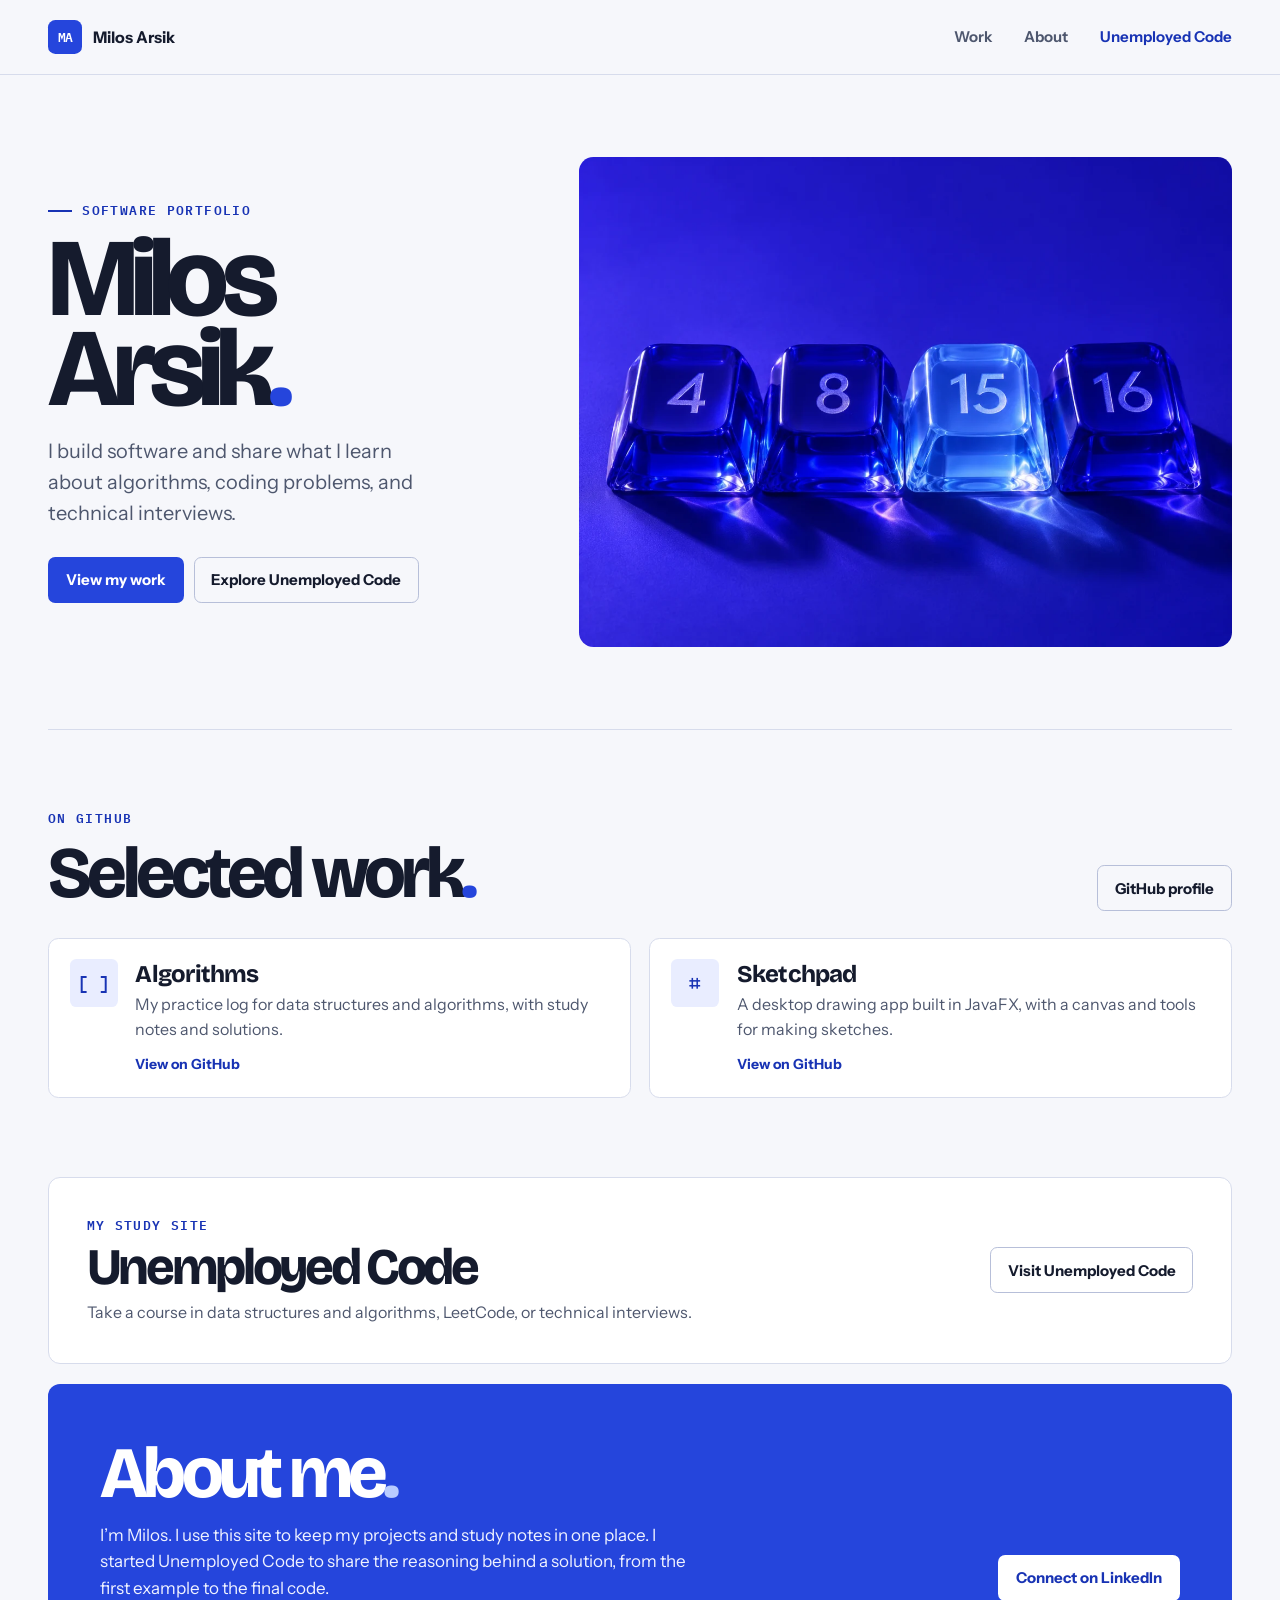
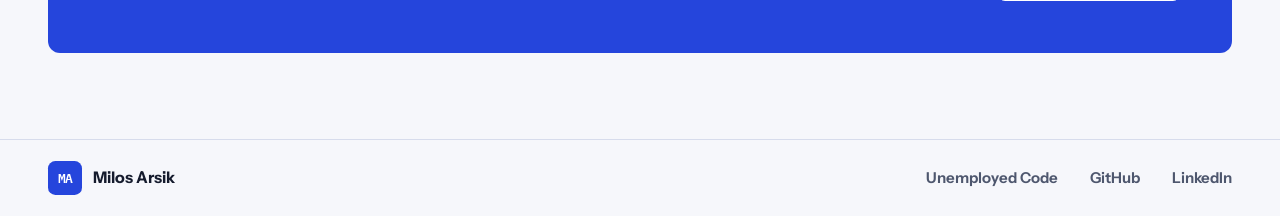
<file: index.html>
<!doctype html>
<html lang="en">
<head>
  <meta charset="utf-8">
  <meta name="viewport" content="width=device-width, initial-scale=1">
  <meta name="theme-color" content="#f6f7fb">
  <meta name="description" content="Milos Arsik’s software portfolio and Unemployed Code, a library of DSA notes, LeetCode editorials, and technical interview practice.">
  <title>Milos Arsik · Portfolio</title>
  <link rel="icon" href="./assets/favicon.svg" type="image/svg+xml">
  <link rel="stylesheet" href="./assets/site.css">
</head>
<body class="portfolio">
  <a class="skip" href="#main">Skip to content</a>
  <header class="site-header">
    <div class="wrap header-inner">
      <a class="brand" href="./" aria-label="Milos Arsik home"><span class="brand-mark" aria-hidden="true">MA</span><span>Milos Arsik</span></a>
      <nav class="site-nav" aria-label="Main navigation">
        <a href="#work">Work</a>
        <a href="#about">About</a>
        <a class="nav-code" href="./unemployed-code/">Unemployed Code</a>
      </nav>
    </div>
  </header>

  <main id="main">
    <section class="wrap hero" aria-labelledby="hero-title">
      <div>
        <p class="eyebrow eyebrow-line">Software portfolio</p>
        <h1 id="hero-title">Milos<br> Arsik<span class="accent">.</span></h1>
        <p class="hero-description">I build software and share what I learn about algorithms, coding problems, and technical interviews.</p>
        <div class="actions">
          <a class="button button-primary" href="#work">View my work</a>
          <a class="button button-outline" href="./unemployed-code/">Explore Unemployed Code</a>
        </div>
      </div>
      <figure class="hero-art">
        <img src="./assets/array-keys.webp" alt="Four translucent blue keys arranged like the elements of an array" width="1200" height="900" fetchpriority="high">
      </figure>
    </section>

    <section class="wrap work section-space" id="work" aria-labelledby="work-title">
      <div class="section-head">
        <div>
          <p class="eyebrow">On GitHub</p>
          <h2 id="work-title">Selected work<span class="accent">.</span></h2>
        </div>
        <a class="button button-outline" href="https://github.com/milosarsik">GitHub profile</a>
      </div>
      <div class="project-grid">
        <a class="project" href="https://github.com/milosarsik/algorithms">
          <span class="project-symbol" aria-hidden="true">[&nbsp;]</span>
          <div><h3>Algorithms</h3><p>My practice log for data structures and algorithms, with study notes and solutions.</p></div>
          <span class="project-link">View on GitHub</span>
        </a>
        <a class="project" href="https://github.com/milosarsik/Sketchpad">
          <span class="project-symbol" aria-hidden="true">⌗</span>
          <div><h3>Sketchpad</h3><p>A desktop drawing app built in JavaFX, with a canvas and tools for making sketches.</p></div>
          <span class="project-link">View on GitHub</span>
        </a>
      </div>
    </section>

    <section class="wrap code-bridge" aria-labelledby="code-title">
      <div class="bridge-inner">
        <div>
          <p class="eyebrow">My study site</p>
          <h2 id="code-title">Unemployed Code</h2>
          <p>Take a course in data structures and algorithms, LeetCode, or technical interviews.</p>
        </div>
        <a class="button button-outline" href="./unemployed-code/">Visit Unemployed Code</a>
      </div>
    </section>

    <section class="wrap about" id="about" aria-labelledby="about-title">
      <div class="about-inner">
        <div>
          <h2 id="about-title">About me<span>.</span></h2>
          <p>I’m Milos. I use this site to keep my projects and study notes in one place. I started Unemployed Code to share the reasoning behind a solution, from the first example to the final code.</p>
        </div>
        <a class="button button-light" href="https://www.linkedin.com/in/milosarsik14/">Connect on LinkedIn</a>
      </div>
    </section>
  </main>

  <footer class="site-footer">
    <div class="wrap footer-inner">
      <a class="brand" href="./" aria-label="Milos Arsik home"><span class="brand-mark" aria-hidden="true">MA</span><span>Milos Arsik</span></a>
      <nav aria-label="Footer"><a href="./unemployed-code/">Unemployed Code</a><a href="https://github.com/milosarsik">GitHub</a><a href="https://www.linkedin.com/in/milosarsik14/">LinkedIn</a></nav>
    </div>
  </footer>
</body>
</html>
</file>
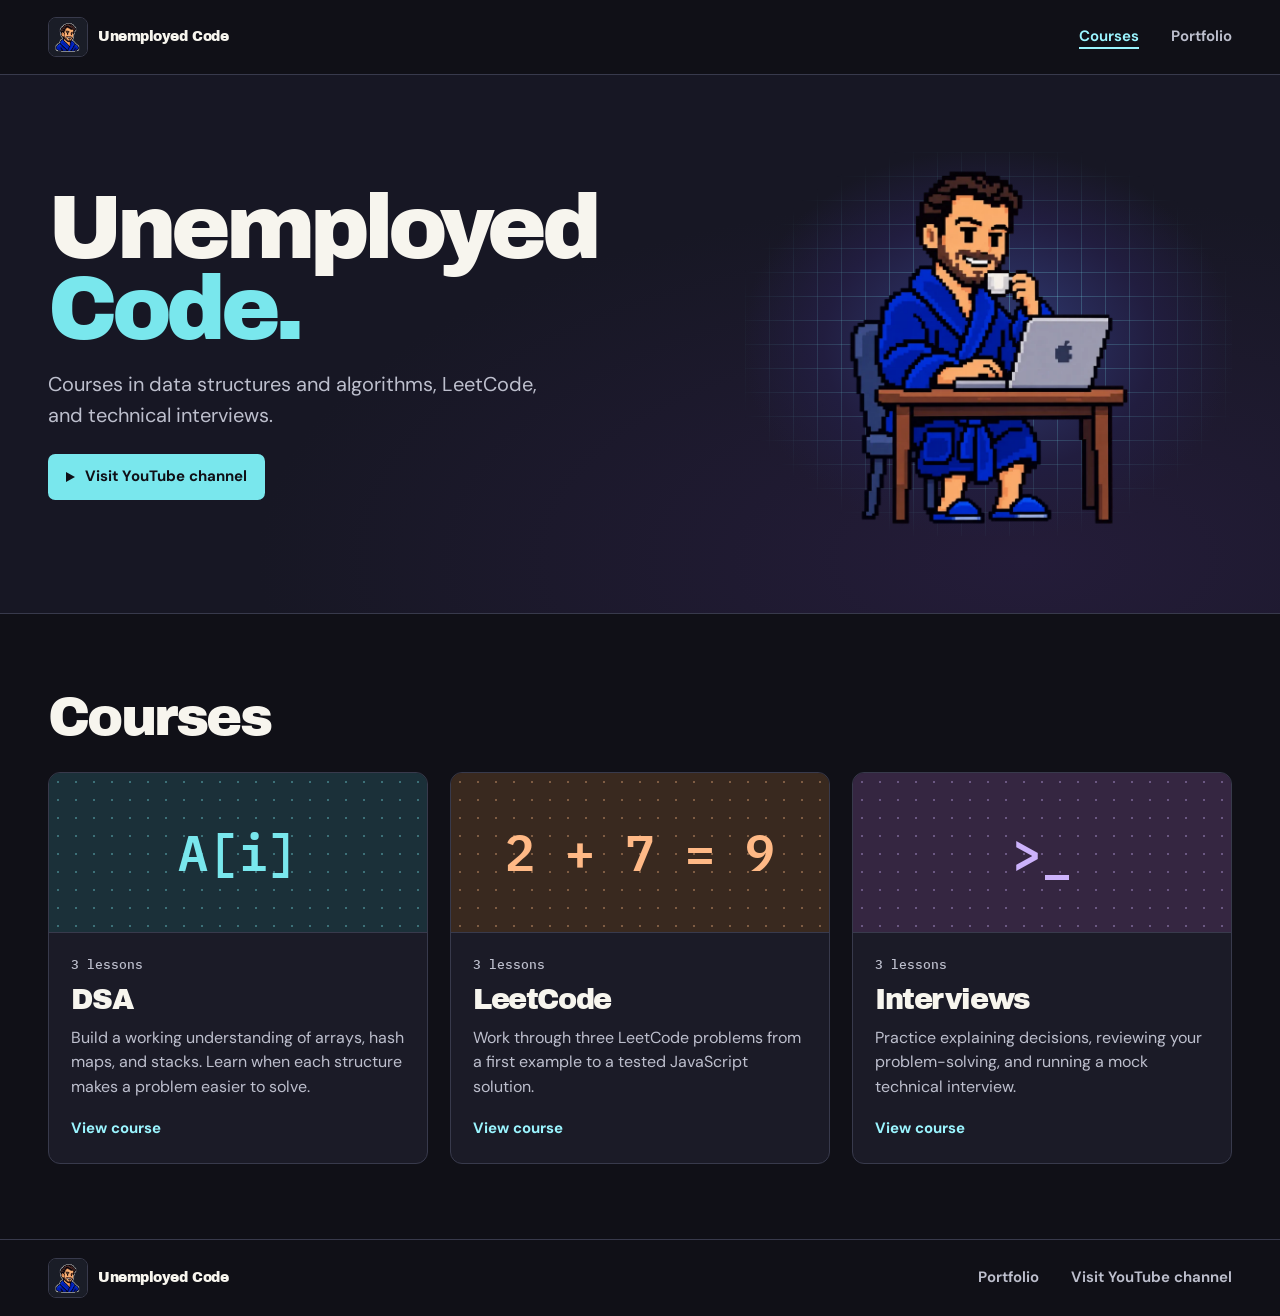
<file: unemployed-code/index.html>
<!doctype html>
<html lang="en">
<head>
  <meta charset="utf-8">
  <meta name="viewport" content="width=device-width, initial-scale=1">
  <meta name="theme-color" content="#101017">
  <meta name="description" content="Explore Unemployed Code by Milos Arsik. Take courses in data structures and algorithms, LeetCode, and technical interviews.">
  <title>Unemployed Code · Milos Arsik</title>
  <link rel="icon" href="../assets/uc-avatar.webp" type="image/webp">
  <link rel="stylesheet" href="../assets/site.css">
  <link rel="stylesheet" href="../assets/unemployed.css">
  <script defer src="../assets/articles.js"></script>
  <script defer src="../assets/site.js"></script>
</head>
<body class="unemployed">
  <a class="skip" href="#main">Skip to content</a>
  <header class="site-header">
    <div class="wrap header-inner">
      <a class="brand" href="./"><img class="brand-mark" src="../assets/uc-avatar.webp" width="40" height="40" alt=""><span>Unemployed Code</span></a>
      <nav class="site-nav" aria-label="Unemployed Code">
        <a href="./" aria-current="page">Courses</a>
        <a href="../">Portfolio</a>
      </nav>
    </div>
  </header>

  <main id="main">
    <section class="library-masthead" aria-labelledby="library-title">
      <div class="wrap library-lead">
        <div>
          <h1 id="library-title">Unemployed<br><span>Code.</span></h1>
          <p>Courses in data structures and algorithms, LeetCode, and technical interviews.</p>
          <a class="button button-light" href="https://www.youtube.com/@unemployed-code"><span class="play-icon" aria-hidden="true"></span>Visit YouTube channel</a>
        </div>
        <div class="library-art" aria-hidden="true">
          <img src="../assets/uc-desk.webp" width="800" height="800" alt="" fetchpriority="high">
        </div>
      </div>
    </section>
    <section class="wrap library-content" aria-labelledby="courses-title">
      <div class="section-head"><h2 id="courses-title">Courses</h2></div>
      <div class="course-grid" data-course-catalog></div>
      <noscript><p>Enable JavaScript to browse the courses.</p></noscript>
    </section>
  </main>

  <footer class="site-footer">
    <div class="wrap footer-inner">
      <a class="brand" href="./"><img class="brand-mark" src="../assets/uc-avatar.webp" width="40" height="40" alt=""><span>Unemployed Code</span></a>
      <nav aria-label="Footer"><a href="../">Portfolio</a><a href="https://www.youtube.com/@unemployed-code">Visit YouTube channel</a></nav>
    </div>
  </footer>
</body>
</html>
</file>
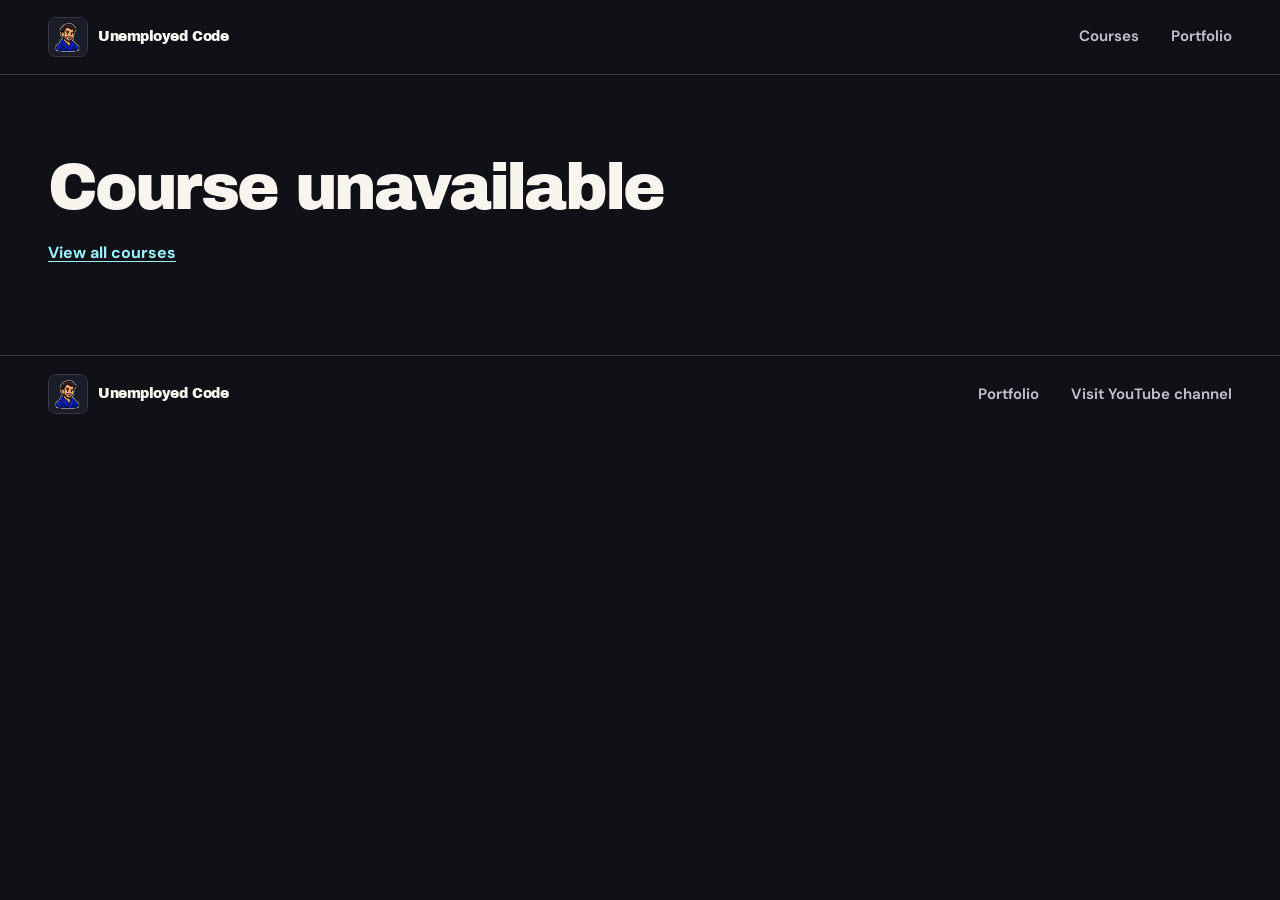
<file: unemployed-code/course.html>
<!doctype html>
<html lang="en">
<head>
  <meta charset="utf-8">
  <meta name="viewport" content="width=device-width, initial-scale=1">
  <meta name="theme-color" content="#101017">
  <meta name="description" content="A course from Unemployed Code by Milos Arsik.">
  <title>Course · Unemployed Code</title>
  <link rel="icon" href="../assets/uc-avatar.webp" type="image/webp">
  <link rel="stylesheet" href="../assets/site.css">
  <link rel="stylesheet" href="../assets/unemployed.css">
  <script defer src="../assets/articles.js"></script>
  <script defer src="../assets/site.js"></script>
</head>
<body class="unemployed">
  <a class="skip" href="#main">Skip to content</a>
  <header class="site-header">
    <div class="wrap header-inner">
      <a class="brand" href="./"><img class="brand-mark" src="../assets/uc-avatar.webp" width="40" height="40" alt=""><span>Unemployed Code</span></a>
      <nav class="site-nav" aria-label="Unemployed Code">
        <a href="./">Courses</a>
        <a href="../">Portfolio</a>
      </nav>
    </div>
  </header>

  <main id="main" data-course>
    <noscript><div class="wrap missing-post"><h1>Unemployed Code</h1><p>Enable JavaScript to open this course.</p><a href="./">View all courses</a></div></noscript>
  </main>

  <footer class="site-footer">
    <div class="wrap footer-inner">
      <a class="brand" href="./"><img class="brand-mark" src="../assets/uc-avatar.webp" width="40" height="40" alt=""><span>Unemployed Code</span></a>
      <nav aria-label="Footer"><a href="../">Portfolio</a><a href="https://www.youtube.com/@unemployed-code">Visit YouTube channel</a></nav>
    </div>
  </footer>
</body>
</html>
</file>
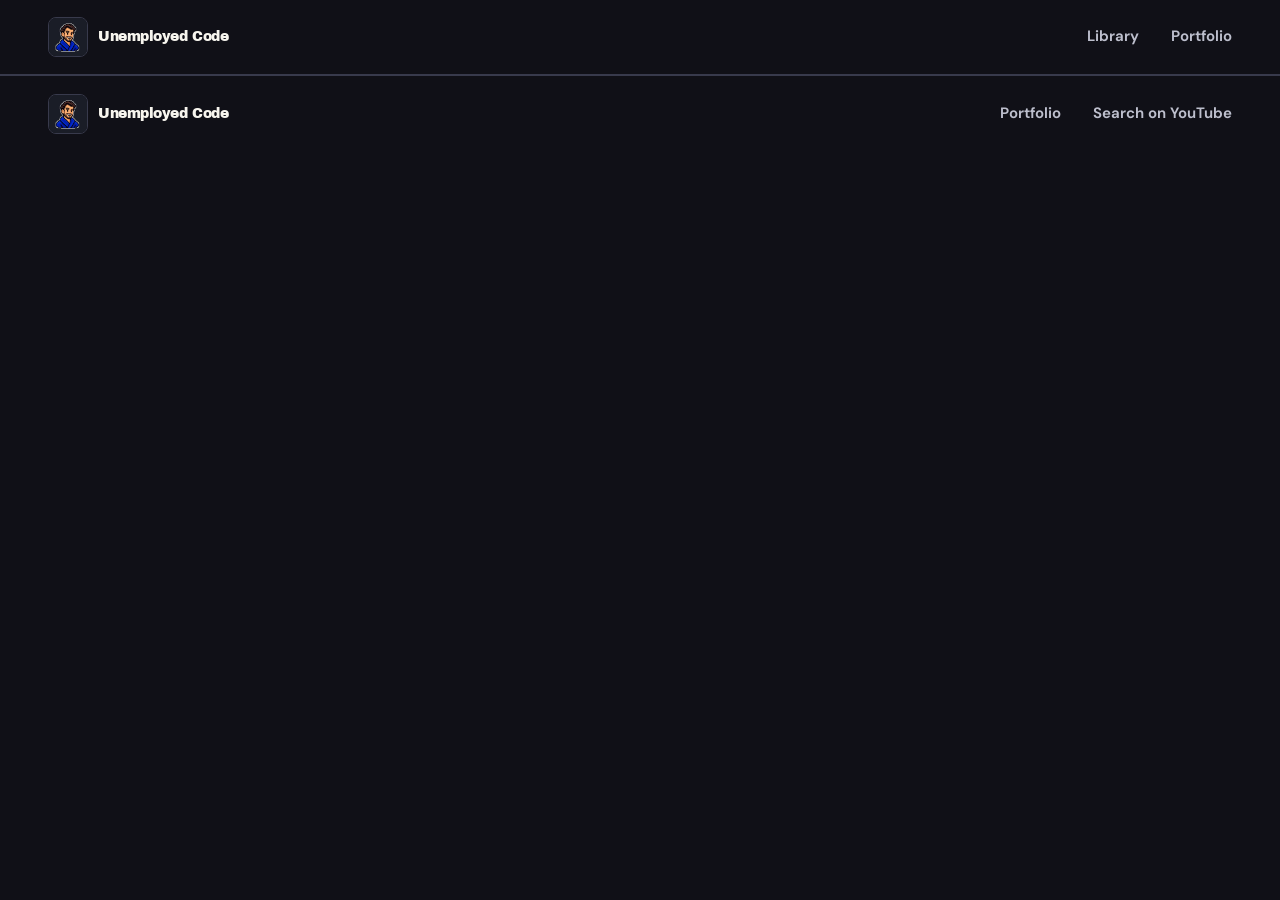
<file: unemployed-code/post.html>
<!doctype html>
<html lang="en">
<head>
  <meta charset="utf-8">
  <meta name="viewport" content="width=device-width, initial-scale=1">
  <meta name="theme-color" content="#101017">
  <meta name="description" content="An editorial from Unemployed Code by Milos Arsik.">
  <title>Editorial · Unemployed Code</title>
  <link rel="icon" href="../assets/uc-avatar.webp" type="image/webp">
  <link rel="stylesheet" href="../assets/site.css">
  <link rel="stylesheet" href="../assets/unemployed.css">
  <script defer src="../assets/articles.js"></script>
  <script defer src="../assets/site.js"></script>
</head>
<body class="unemployed">
  <a class="skip" href="#main">Skip to content</a>
  <header class="site-header">
    <div class="wrap header-inner">
      <a class="brand" href="./"><img class="brand-mark" src="../assets/uc-avatar.webp" width="40" height="40" alt=""><span>Unemployed Code</span></a>
      <nav class="site-nav" aria-label="Unemployed Code">
        <a href="./">Library</a>
        <a href="../">Portfolio</a>
      </nav>
    </div>
  </header>

  <main id="main" data-article>
    <noscript><div class="wrap missing-post"><h1>Unemployed Code</h1><p>Enable JavaScript to read this editorial.</p><a href="./">Back to the library</a></div></noscript>
  </main>

  <footer class="site-footer">
    <div class="wrap footer-inner">
      <a class="brand" href="./"><img class="brand-mark" src="../assets/uc-avatar.webp" width="40" height="40" alt=""><span>Unemployed Code</span></a>
      <nav aria-label="Footer"><a href="../">Portfolio</a><a data-channel href="https://www.youtube.com/results?search_query=%22Unemployed+Code%22">Search on YouTube</a></nav>
    </div>
  </footer>
</body>
</html>
</file>
<file: assets/site.css>
@import url('https://fonts.googleapis.com/css2?family=Bricolage+Grotesque:opsz,wght@12..96,500..800&family=Instrument+Sans:wght@400..700&family=IBM+Plex+Mono:wght@500;600&display=swap');

:root {
  color-scheme: light;
  --paper: #f6f7fb;
  --white: #fff;
  --ink: #151b2d;
  --muted: #4e576e;
  --blue: #2545dc;
  --blue-dark: #1833b4;
  --ice: #e9edff;
  --rule: #d7dcec;
  --heading: 'Bricolage Grotesque', 'Arial', sans-serif;
  --body: 'Instrument Sans', system-ui, sans-serif;
  --mono: 'IBM Plex Mono', ui-monospace, monospace;
  --width: 74rem;
  --gutter: clamp(1.125rem, 4.5vw, 3rem);
}

*, *::before, *::after { box-sizing: border-box; }
html { scroll-behavior: smooth; }
body { margin: 0; background: var(--paper); color: var(--ink); font: 1rem/1.55 var(--body); }
h1, h2, h3, p, figure { margin: 0; }
h1, h2, h3 { font-family: var(--heading); font-weight: 750; line-height: 1.04; }
h1, h2 { letter-spacing: -.065em; }
h3 { letter-spacing: -.032em; }
a { color: inherit; text-underline-offset: .17em; }
button, input { font: inherit; }
button { cursor: pointer; }
img { display: block; max-width: 100%; }
[hidden] { display: none !important; }
:focus-visible { outline: 3px solid #ad5200; outline-offset: 4px; }
:target { scroll-margin-top: 2rem; }
.wrap { width: min(var(--width), calc(100% - 2 * var(--gutter))); margin-inline: auto; }
.sr-only, .skip:not(:focus) { position: absolute; width: 1px; height: 1px; overflow: hidden; clip-path: inset(50%); white-space: nowrap; }
.skip:focus { position: absolute; z-index: 2; top: .5rem; left: .5rem; padding: .75rem 1rem; background: var(--white); }
.accent { color: var(--blue); }
.eyebrow { color: var(--blue-dark); font: 600 .8125rem/1.5 var(--mono); letter-spacing: .105em; text-transform: uppercase; }
.eyebrow-line { display: flex; align-items: center; gap: .65rem; }
.eyebrow-line::before { width: 1.5rem; height: 2px; background: currentColor; content: ''; }

.site-header { border-bottom: 1px solid var(--rule); }
.header-inner, .footer-inner { min-height: 4.625rem; display: flex; align-items: center; justify-content: space-between; gap: 1.25rem; }
.brand { display: inline-flex; align-items: center; min-height: 44px; gap: .68rem; flex: 0 0 auto; text-decoration: none; font-weight: 700; white-space: nowrap; }
.brand-mark { display: grid; place-items: center; width: 2.125rem; height: 2.125rem; border-radius: .46rem; color: var(--white); background: var(--blue); font: 600 .8rem var(--mono); letter-spacing: -.075em; }
.site-nav, .footer-inner nav { display: flex; align-items: center; gap: clamp(.85rem, 2.8vw, 2rem); }
.site-nav a, .footer-inner nav a { display: inline-flex; align-items: center; min-height: 44px; color: var(--muted); font-weight: 650; font-size: .9375rem; text-decoration: none; white-space: nowrap; }
.site-nav a:hover, .footer-inner nav a:hover { color: var(--blue-dark); text-decoration: underline; }
.site-nav .nav-code { color: var(--blue-dark); }
.site-nav [aria-current='page'] { text-decoration: underline; text-decoration-thickness: 2px; text-underline-offset: .4em; }

.hero { display: grid; grid-template-columns: .83fr 1.17fr; align-items: center; gap: clamp(2rem, 5.3vw, 5rem); padding-block: clamp(3.2rem, 6.4vw, 6rem); }
.hero h1 { font-size: clamp(4.75rem, 8.65vw, 8.15rem); margin: .85rem 0 1.4rem; line-height: .81; }
.hero-description { max-width: 24rem; color: var(--muted); font-size: clamp(1.0625rem, 1.7vw, 1.25rem); }
.hero-art { overflow: hidden; aspect-ratio: 4 / 3; border-radius: .9rem; background: #2145d6; }
.hero-art img { width: 100%; height: 100%; object-fit: cover; }
.actions { display: flex; flex-wrap: wrap; gap: .625rem; margin-top: 1.75rem; }

.button { display: inline-flex; min-height: 46px; align-items: center; justify-content: center; gap: .65rem; padding: .65rem 1.05rem; border: 1px solid transparent; border-radius: .45rem; font-weight: 700; font-size: .9375rem; text-align: center; text-decoration: none; transition: background .18s ease, color .18s ease, border-color .18s ease; }
.button-primary { background: var(--blue); color: var(--white); }
.button-primary:hover { background: var(--blue-dark); }
.button-outline { border-color: #b7bfd9; background: transparent; color: var(--ink); }
.button-outline:hover { border-color: var(--blue); background: var(--ice); color: var(--blue-dark); }
.button-light { background: var(--white); color: var(--blue-dark); }
.button-light:hover { background: var(--ice); }

.work { border-top: 1px solid var(--rule); }
.section-space { padding-block: clamp(3rem, 6.2vw, 5.5rem); }
.section-head { display: flex; align-items: end; justify-content: space-between; gap: 1.2rem; margin-bottom: 1.65rem; }
.section-head h2, .about h2 { font-size: clamp(2.5rem, 5.65vw, 4.625rem); }
.section-head .eyebrow { margin-bottom: .48rem; }
.section-head > .button { flex-shrink: 0; }


.project-grid { display: grid; grid-template-columns: repeat(2, minmax(0, 1fr)); gap: 1.15rem; }
.project { display: flex; flex-wrap: wrap; align-items: flex-start; gap: .8rem 1.1rem; padding: 1.3rem; border: 1px solid var(--rule); border-radius: .65rem; background: var(--white); text-decoration: none; transition: border-color .18s ease; }
.project:hover { border-color: var(--blue); }
.project > div { flex: 1; min-width: 10rem; }
.project-symbol { display: grid; place-items: center; width: 3rem; height: 3rem; border-radius: .4rem; background: var(--ice); color: var(--blue-dark); font: 600 1.2rem var(--mono); }
.project h3 { margin: .13rem 0 .33rem; font-size: 1.5rem; }
.project p { color: var(--muted); }
.project-link { width: 100%; padding-left: 4.1rem; color: var(--blue-dark); font-size: .875rem; font-weight: 700; }

.about { padding-bottom: clamp(3.2rem, 6.7vw, 6rem); }
.about-inner { display: flex; align-items: end; justify-content: space-between; gap: 1.5rem; padding: clamp(1.5rem, 5vw, 3.25rem); border-radius: .75rem; background: var(--blue); color: var(--white); }
.about p { margin-top: .7rem; max-width: 37rem; color: #eff2ff; font-size: 1.0625rem; }
.about h2 span { color: #b9ccff; }
.about .button { flex-shrink: 0; }

.site-footer { border-top: 1px solid var(--rule); }
.footer-inner { padding-block: 1rem; }

.library-masthead { background: var(--blue); color: var(--white); overflow: hidden; }
.library-lead { display: grid; grid-template-columns: 1.6fr 1fr; align-items: center; gap: 2rem; padding-block: clamp(2.8rem, 6.6vw, 6rem); }
.library-lead h1 { font-size: clamp(4.1rem, 9vw, 8.7rem); line-height: .85; }
.library-lead h1 span { color: #c9d5ff; }
.library-lead p { max-width: 31rem; margin-block: 1.25rem 1.4rem; color: #f0f3ff; font-size: clamp(1.0625rem, 2vw, 1.25rem); }
.play-icon { display: inline-block; width: 0; height: 0; border-block: .37rem solid transparent; border-left: .58rem solid currentColor; }
.library-art { display: flex; align-items: center; justify-content: center; min-width: 0; font: 500 clamp(4.4rem, 15vw, 14rem)/1 var(--mono); letter-spacing: -.1em; color: #a7b9ff; user-select: none; transform: rotate(-11deg); }
.library-content { padding-block: clamp(2.75rem, 5.9vw, 5.25rem); min-height: 29rem; }

.back-link { display: inline-flex; align-items: center; min-height: 44px; color: var(--blue-dark); font-weight: 700; }
.post-section + .post-section { margin-top: 2rem; }
.post-section h2, .video-heading { margin-bottom: .6rem; font-size: clamp(1.75rem, 3.6vw, 2.4rem); letter-spacing: -.045em; }
.post-section p { margin-block: .6rem; color: var(--muted); font-size: 1.0625rem; }
.post-section ul { margin-block: .75rem; padding-left: 1.25rem; color: var(--muted); }
.post-section li + li { margin-top: .36rem; }
.post-section p code, .post-section li code { padding: .08em .22em; border-radius: .25rem; background: var(--ice); color: var(--blue-dark); font: .85em var(--mono); overflow-wrap: anywhere; }
.video-section { margin-bottom: 2.15rem; }
.video-placeholder { display: flex; align-items: center; gap: .85rem; min-height: 4.65rem; padding: .9rem 1rem; border: 1px dashed #8c9edd; border-radius: .5rem; background: var(--ice); color: var(--blue-dark); }
.video-placeholder .play-icon { flex: 0 0 auto; }
.video-frame { display: block; width: 100%; aspect-ratio: 16 / 9; border: 0; border-radius: .55rem; background: var(--ink); }
.code-snippet { margin-block: 1rem; border-radius: .55rem; background: #151d3d; color: #edf2ff; }
.code-head { display: flex; align-items: center; justify-content: space-between; padding: .28rem .75rem .28rem 1rem; border-bottom: 1px solid #5b6b9e; font: .8125rem var(--mono); }
.code-head button { min-height: 44px; padding: .22rem .55rem; border: 0; border-radius: .3rem; color: inherit; background: transparent; font: inherit; }
.code-head button:hover { background: #303e71; }
.code-snippet pre { margin: 0; padding: 1rem; overflow: auto; font: .875rem/1.65 var(--mono); }
.missing-post { padding-block: 5rem; }
.missing-post h1 { margin-bottom: .6rem; font-size: clamp(2rem, 7vw, 4rem); }

@media (max-width: 57rem) {
  .hero { grid-template-columns: 1fr 1.02fr; gap: 1.5rem; }
  .hero h1 { font-size: clamp(3.7rem, 10.3vw, 6rem); }
  .hero-art { aspect-ratio: 1; }
}

@media (max-width: 45rem) {
  .hero { grid-template-columns: 1fr; gap: 1.85rem; }
  .hero h1 { font-size: clamp(4.25rem, 13.2vw, 6.35rem); margin-top: .7rem; }
  .hero h1 br { display: none; }
  .hero-art { aspect-ratio: 4 / 3; }
  .section-head { align-items: start; flex-direction: column; gap: .8rem; }
  .about-inner { align-items: flex-start; flex-direction: column; }
  .library-lead { gap: .1rem; }
}

@media (max-width: 33rem) {
  .header-inner { flex-wrap: wrap; gap: .1rem .75rem; padding-block: .4rem; }
  .brand { font-size: .9375rem; }
  .site-nav { gap: .72rem; }
  .site-nav a { font-size: .8125rem; }
  .hero h1 { font-size: clamp(3.25rem, 12.2vw, 4.6rem); }
  .project-grid { grid-template-columns: minmax(0, 1fr); }
  .footer-inner { align-items: flex-start; flex-direction: column; gap: .2rem; }
  .footer-inner nav { flex-wrap: wrap; gap: 0 1rem; }
  .footer-inner nav a { font-size: .875rem; }
  .library-lead { grid-template-columns: minmax(0, 1fr); }
  .library-art { display: none; }
}

@media (prefers-reduced-motion: reduce) {
  *, *::before, *::after { scroll-behavior: auto !important; transition: none !important; }
}

.code-bridge { padding-bottom: 1.25rem; }
.bridge-inner { display: flex; align-items: center; justify-content: space-between; gap: 1.25rem; padding: clamp(1.25rem, 4vw, 2.35rem); border: 1px solid var(--rule); border-radius: .75rem; background: var(--white); }
.bridge-inner h2 { margin-top: .35rem; font-size: clamp(2rem, 4vw, 3.2rem); }
.bridge-inner p:not(.eyebrow) { margin-top: .4rem; color: var(--muted); }
.bridge-inner .button { flex-shrink: 0; }
.problem-link { margin-top: .55rem; }

@media (max-width: 43rem) {
  .bridge-inner { align-items: flex-start; flex-direction: column; }
}

@media (max-width: 26rem) {
  .portfolio .site-header .brand > :last-child { display: none; }
}
</file>
<file: assets/unemployed.css>
@import url('https://fonts.googleapis.com/css2?family=Archivo+Black&family=DM+Sans:wght@400..700&display=swap');

.unemployed {
  color-scheme: dark;
  --paper: #101017;
  --white: #1b1b27;
  --ink: #f7f5ee;
  --muted: #bdbfcd;
  --blue: #79e7ed;
  --blue-dark: #9bf5ff;
  --ice: #202f38;
  --rule: #383a4c;
  --heading: 'Archivo Black', 'Arial Black', system-ui, sans-serif;
  --body: 'DM Sans', system-ui, sans-serif;
  --ue-purple: #ccb2fb;
  --ue-orange: #ffb986;
  --ue-hero: #171724;
}

.unemployed :focus-visible {
  outline-color: var(--blue);
}

.unemployed h1,
.unemployed h2,
.unemployed h3 {
  font-weight: 400;
  letter-spacing: -.05em;
}

.unemployed .site-header,
.unemployed .site-footer {
  background: var(--paper);
}

.unemployed .brand {
  gap: .65rem;
  font: 400 .875rem/1.25 var(--heading);
  letter-spacing: -.035em;
}

.unemployed .brand:hover,
.unemployed .site-nav [aria-current='page'] {
  color: var(--blue-dark);
}

.unemployed .brand-mark {
  display: block;
  width: 2.5rem;
  height: 2.5rem;
  border: 1px solid var(--rule);
  border-radius: .5rem;
  background: var(--white);
}

.unemployed .site-nav a {
  font-size: .9375rem;
}

.unemployed .library-masthead {
  color: var(--ink);
  border-bottom: 1px solid var(--rule);
  background: radial-gradient(ellipse at 80% 90%, #241c39, transparent 53%), var(--ue-hero);
}

.unemployed .library-lead {
  grid-template-columns: minmax(0, 1.35fr) minmax(0, 1fr);
  gap: clamp(1rem, 3vw, 3rem);
  padding-block: clamp(3.25rem, 6vw, 5.25rem);
}

.unemployed .library-lead h1 {
  font-size: clamp(2.85rem, 7vw, 6.6rem);
  letter-spacing: -.065em;
  line-height: .9;
}

.unemployed .library-lead h1 span {
  color: var(--blue);
}

.unemployed .library-lead p {
  color: var(--muted);
}

.unemployed .button-light {
  background: var(--blue);
  color: var(--paper);
}

.unemployed .button-light:hover {
  background: var(--blue-dark);
}

.unemployed .library-art {
  position: relative;
  isolation: isolate;
  min-width: 0;
  min-height: clamp(13rem, 29vw, 23rem);
  justify-self: stretch;
  overflow: hidden;
  background: radial-gradient(ellipse at center, #313e79, #211d3f 48%, transparent 72%);
  transform: none;
}

.unemployed .library-art::before {
  position: absolute;
  z-index: -1;
  inset: 0;
  background-image:
    linear-gradient(#79e7ed44 1px, transparent 1px),
    linear-gradient(90deg, #79e7ed44 1px, transparent 1px);
  background-size: 24px 24px;
  mask-image: radial-gradient(ellipse, black 24%, transparent 76%);
  content: '';
}

.unemployed .library-art img {
  width: min(100%, 24rem);
  height: auto;
  aspect-ratio: 1;
  object-fit: contain;
}

.unemployed .library-content .section-head h2 {
  font-size: clamp(2rem, 4.25vw, 3.5rem);
}

.unemployed .post-section + .post-section {
  margin-top: 2.6rem;
}

.unemployed .post-section p,
.unemployed .post-section ul {
  color: #d1d2dc;
  line-height: 1.7;
}

.unemployed .video-placeholder {
  border-color: #5a8a94;
}

.unemployed .video-frame {
  background: #07080d;
}

.unemployed .code-snippet {
  overflow: hidden;
  border: 1px solid var(--rule);
  background: #151522;
  color: #eef2fb;
}

.unemployed .code-head {
  border-color: var(--rule);
  background: #1f2032;
  color: var(--ue-purple);
}

.unemployed .code-head button:hover {
  background: #37354f;
}

.course-grid {
  display: grid;
  grid-template-columns: repeat(3, minmax(0, 1fr));
  gap: clamp(.9rem, 2vw, 1.35rem);
}

.course-card {
  display: flex;
  flex-direction: column;
  min-width: 0;
  overflow: hidden;
  border: 1px solid var(--rule);
  border-radius: .75rem;
  background: var(--white);
  color: var(--ink);
  text-decoration: none;
  transition: border-color .18s ease, background-color .18s ease;
}

.course-card:hover {
  border-color: var(--blue);
  background: #222332;
}

.course-card-art {
  --cover: #1b3039;
  --cover-ink: var(--blue);
  display: grid;
  min-height: clamp(8rem, 15vw, 10rem);
  place-items: center;
  padding: 1rem;
  border-bottom: 1px solid var(--rule);
  color: var(--cover-ink);
  background-color: var(--cover);
  background-image: radial-gradient(color-mix(in srgb, var(--cover-ink) 35%, transparent) 1px, transparent 1px);
  background-size: 18px 18px;
  font: 600 clamp(1.5rem, 4.75vw, 3.15rem)/1 var(--mono);
  font-variant-ligatures: none;
}

.course-card-art.leetcode {
  --cover: #39291f;
  --cover-ink: var(--ue-orange);
}

.course-card-art.interviews {
  --cover: #352641;
  --cover-ink: var(--ue-purple);
}

.course-card-copy {
  display: flex;
  flex: 1;
  flex-direction: column;
  align-items: flex-start;
  gap: .65rem;
  padding: clamp(1rem, 2.3vw, 1.4rem);
}

.course-card-copy h3 {
  font-size: clamp(1.3rem, 2.3vw, 1.8rem);
}

.course-card-copy > p {
  color: var(--muted);
}

.course-card-meta {
  display: flex;
  flex-wrap: wrap;
  gap: .35rem .68rem;
  color: var(--muted);
  font: 500 .8125rem/1.5 var(--mono);
}

.course-card-action {
  margin-top: auto;
  padding-top: .4rem;
  color: var(--blue-dark);
  font-size: .9375rem;
  font-weight: 700;
}

.course-card:hover .course-card-action {
  text-decoration: underline;
  text-underline-offset: .2em;
}

.course-shell {
  display: grid;
  grid-template-columns: minmax(16rem, 19rem) minmax(0, 1fr);
  align-items: start;
  gap: clamp(1.25rem, 3vw, 2.5rem);
  padding-block: clamp(1.35rem, 4vw, 3rem) clamp(2.75rem, 5vw, 4.5rem);
}

.course-sidebar {
  position: sticky;
  top: 1.25rem;
  max-height: calc(100dvh - 2.5rem);
  min-width: 0;
  overflow: auto;
  overscroll-behavior: contain;
  scrollbar-color: #656a81 var(--ue-hero);
  scrollbar-width: thin;
  padding: .9rem;
  border: 1px solid var(--rule);
  border-radius: .75rem;
  background: var(--ue-hero);
}

.course-sidebar-title {
  margin: 0 .35rem;
  font-size: 1.125rem;
}

.course-sidebar-title a {
  display: inline-flex;
  align-items: center;
  min-height: 44px;
  text-decoration: none;
}

.course-sidebar-title a:hover,
.course-sidebar-title a[aria-current='page'] {
  color: var(--blue-dark);
  text-decoration: underline;
}

.course-sidebar-meta {
  margin: 0 .35rem .9rem;
  color: var(--muted);
  font: 500 .8125rem/1.5 var(--mono);
}

.course-module {
  border-top: 1px solid var(--rule);
}

.course-module summary {
  display: flex;
  align-items: center;
  justify-content: space-between;
  gap: .75rem;
  min-height: 46px;
  padding: .55rem .45rem;
  border-radius: .3rem;
  color: var(--ink);
  cursor: pointer;
  font-weight: 700;
  list-style: none;
}

.course-module summary::-webkit-details-marker {
  display: none;
}

.course-module summary::after {
  flex: 0 0 .465rem;
  width: .465rem;
  height: .465rem;
  margin-right: .18rem;
  border-right: 2px solid currentColor;
  border-bottom: 2px solid currentColor;
  color: var(--muted);
  content: '';
  transform: rotate(45deg) translate(-1px, -1px);
}

.course-module[open] summary::after {
  transform: rotate(225deg) translate(-1px, -1px);
}

.course-module summary:hover {
  color: var(--blue-dark);
}

.course-module ul,
.course-module ol {
  display: grid;
  gap: .2rem;
  margin: 0 0 .65rem;
  padding: 0;
  list-style: none;
}

.course-lesson-link {
  display: flex;
  align-items: center;
  gap: .55rem;
  min-height: 44px;
  padding: .45rem .64rem;
  border: 1px solid transparent;
  border-radius: .4rem;
  color: var(--muted);
  font-size: .9375rem;
  line-height: 1.35;
  text-decoration: none;
  overflow-wrap: anywhere;
}

.course-lesson-link:hover {
  color: var(--ink);
  background: #252536;
}

.course-lesson-link[aria-current='page'] {
  border-color: #497480;
  background: #213740;
  color: var(--blue-dark);
  font-weight: 700;
}

.course-content {
  min-width: 0;
}

.course-intro {
  padding: clamp(1.2rem, 3.3vw, 2.5rem);
  border: 1px solid var(--rule);
  border-radius: .75rem;
  background: radial-gradient(ellipse at top right, #2c2440, transparent 65%), var(--ue-hero);
}

.course-intro h1 {
  margin-block: .55rem .8rem;
  font-size: clamp(1.95rem, 5vw, 3.85rem);
  overflow-wrap: anywhere;
}

.course-intro > p {
  max-width: 60ch;
  color: var(--muted);
  font-size: clamp(1rem, 1.7vw, 1.18rem);
}

.course-intro .eyebrow {
  color: var(--blue-dark);
  font-size: .8125rem;
}

.course-intro > .button,
.course-intro > .back-link {
  margin-top: 1.1rem;
}

.course-content .button-outline {
  border-color: #656a81;
}

.course-content .button-outline:hover {
  border-color: var(--blue);
}

.course-lesson-body {
  min-width: 0;
  padding: clamp(1.25rem, 3.6vw, 2.75rem) clamp(.05rem, 2.5vw, 2.5rem) 0;
}

.course-lesson-body .post-section {
  max-width: 68ch;
}

.course-lesson-body .video-section {
  max-width: 48rem;
}

.lesson-pagination {
  display: flex;
  flex-wrap: wrap;
  justify-content: space-between;
  gap: .65rem;
  margin-top: clamp(1.7rem, 4vw, 2.6rem);
  padding-top: 1.15rem;
  border-top: 1px solid var(--rule);
}

.lesson-pagination .button {
  max-width: 100%;
  overflow-wrap: anywhere;
}

@media (max-width: 51rem) {
  .course-shell {
    grid-template-columns: minmax(0, 1fr);
  }

  .course-sidebar {
    position: static;
    max-height: min(20rem, 58dvh);
    overscroll-behavior: auto;
  }
}

@media (max-width: 42rem) {
  .course-grid {
    grid-template-columns: minmax(0, 1fr);
  }

  .course-card-art {
    min-height: 6.5rem;
  }
}

@media (max-width: 45rem) {
  .unemployed .library-lead h1 {
    font-size: clamp(2.6rem, 8vw, 4.45rem);
  }
}

@media (max-width: 33rem) {
  .unemployed .library-lead {
    grid-template-columns: minmax(0, 1fr);
    padding-block: 3.4rem 1.75rem;
  }

  .unemployed .library-lead h1 {
    font-size: clamp(2.58rem, 10.5vw, 3.95rem);
  }

  .unemployed .library-art {
    display: flex;
    min-height: 0;
  }

  .unemployed .library-art img {
    width: min(75%, 15rem);
  }
}
</file>
